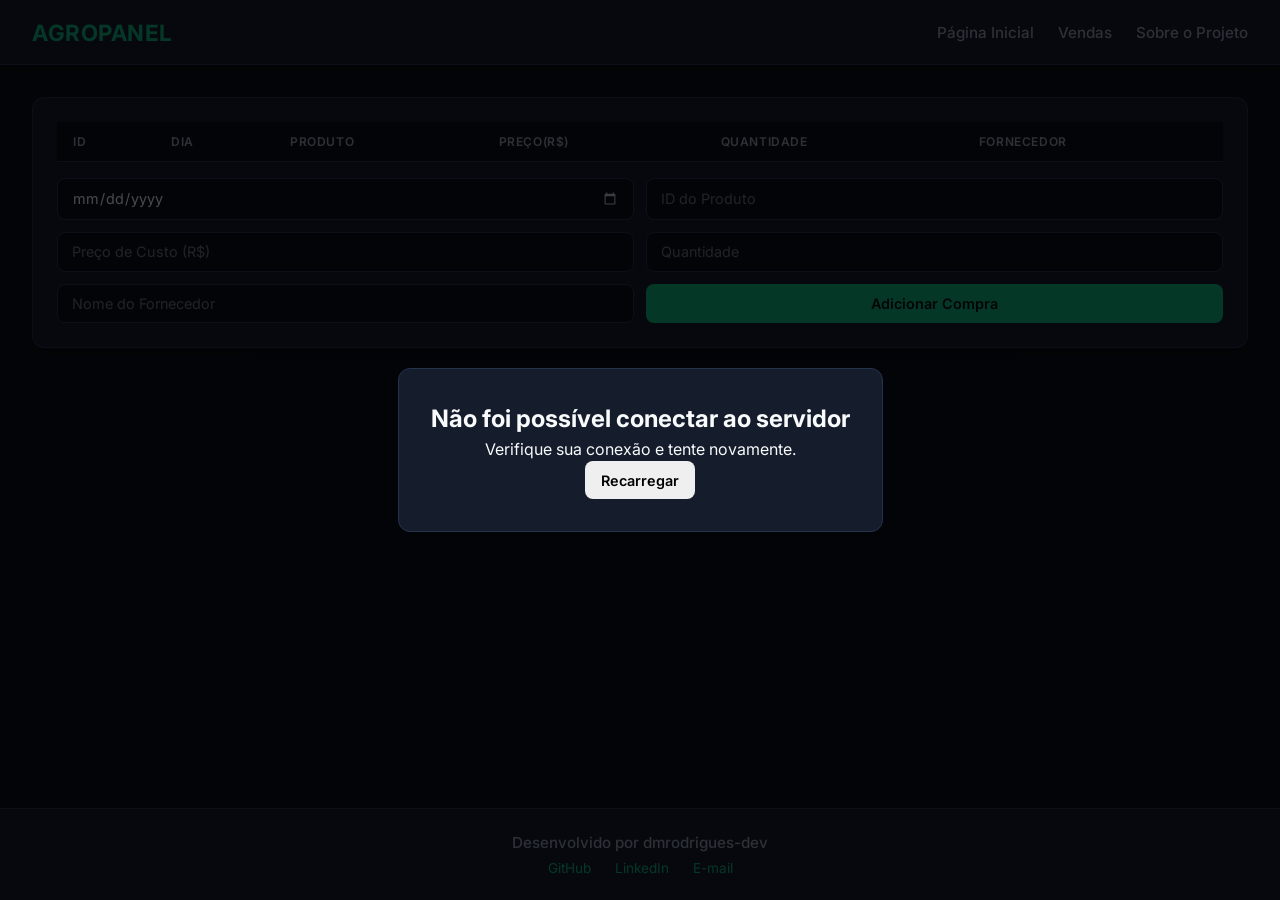
<file: frontend/compras.html>
<!DOCTYPE html>
<html lang="pt-BR">

<head>
    <meta charset="UTF-8">
    <meta name="viewport" content="width=device-width, initial-scale=1.0">
    <title>Compras - Agropanel</title>
    <script src="./javascript/config.js"></script>
    <link rel="preconnect" href="https://fonts.googleapis.com">
    <link rel="preconnect" href="https://fonts.gstatic.com" crossorigin>
    <link href="https://fonts.googleapis.com/css2?family=Inter:wght@400;500;600;700&display=swap" rel="stylesheet">
    <link rel="stylesheet" href="./css/style.css">
</head>

<body>

    <div id="loading-modal">
        <div id="loading">
            <h2>Preparando Agropanel...</h2>
            <p>O servidor pode levar até 1 minuto para iniciar.</p>
            <small>Ambiente demonstrativo hospedado em serviço gratuito.</small>
        </div>
    </div>

    <header>
        <h1>AGROPANEL</h1>
        <nav>
            <ul>
                <li><a href="./index.html">Página Inicial</a></li>
                <li><a href="./vendas.html">Vendas</a></li>
                <li><a href="./sobre.html">Sobre o Projeto</a></li>
            </ul>
        </nav>
    </header>

    <main>
        <section class="card">
            <div class="table-wrapper">
                <table id="table-compras"></table>
            </div>

            <div class="add-compra">
                <input type="date" name="dia" id="dia">
                <input type="number" name="produto" id="produto_id" placeholder="ID do Produto">
                <input type="number" name="preco" id="preco" placeholder="Preço de Custo (R$)">
                <input type="number" name="qtd" id="qtd" placeholder="Quantidade">
                <input type="text" name="fornecedor" id="fornecedor" placeholder="Nome do Fornecedor">

                <input type="button" value="Adicionar Compra" id="but-add-compra" onclick="add_compra()">
                <div id="update-delete-compra">
                    <input type="button" value="Alterar" onclick="upt_compra()">
                    <input type="button" value="Deletar" onclick="del_compra()">
                </div>
            </div>
        </section>
    </main>

    <footer>
        <h2>Desenvolvido por dmrodrigues-dev</h2>
        <ul>
            <li><a href="https://github.com/dmrodrigues-dev">GitHub</a></li>
            <li><a href="https://www.linkedin.com/in/davi-matos-rodrigues-057430268/">LinkedIn</a></li>
            <li><a href="mailto:davimatosrodrigues02@gmail.com">E-mail</a></li>
        </ul>
    </footer>

    <script src="javascript/compras.js"></script>
</body>

</html>
</file>
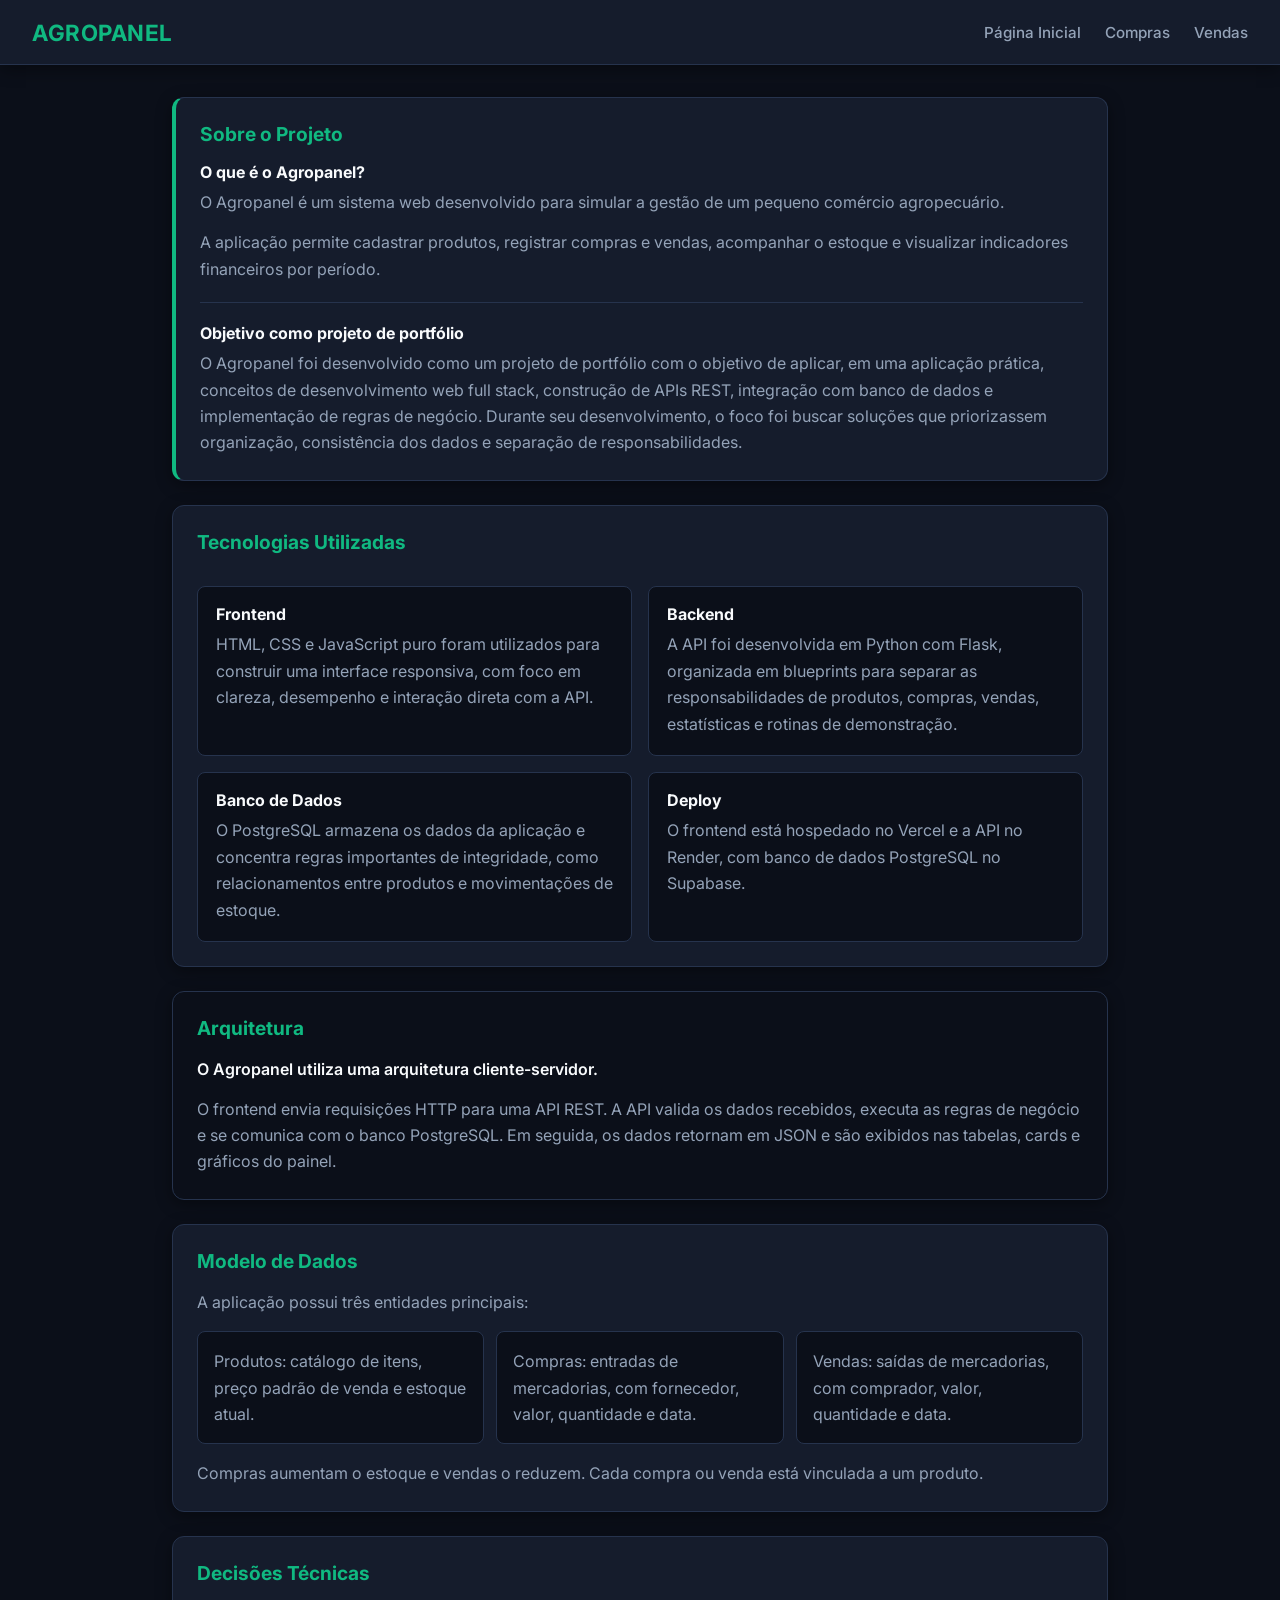
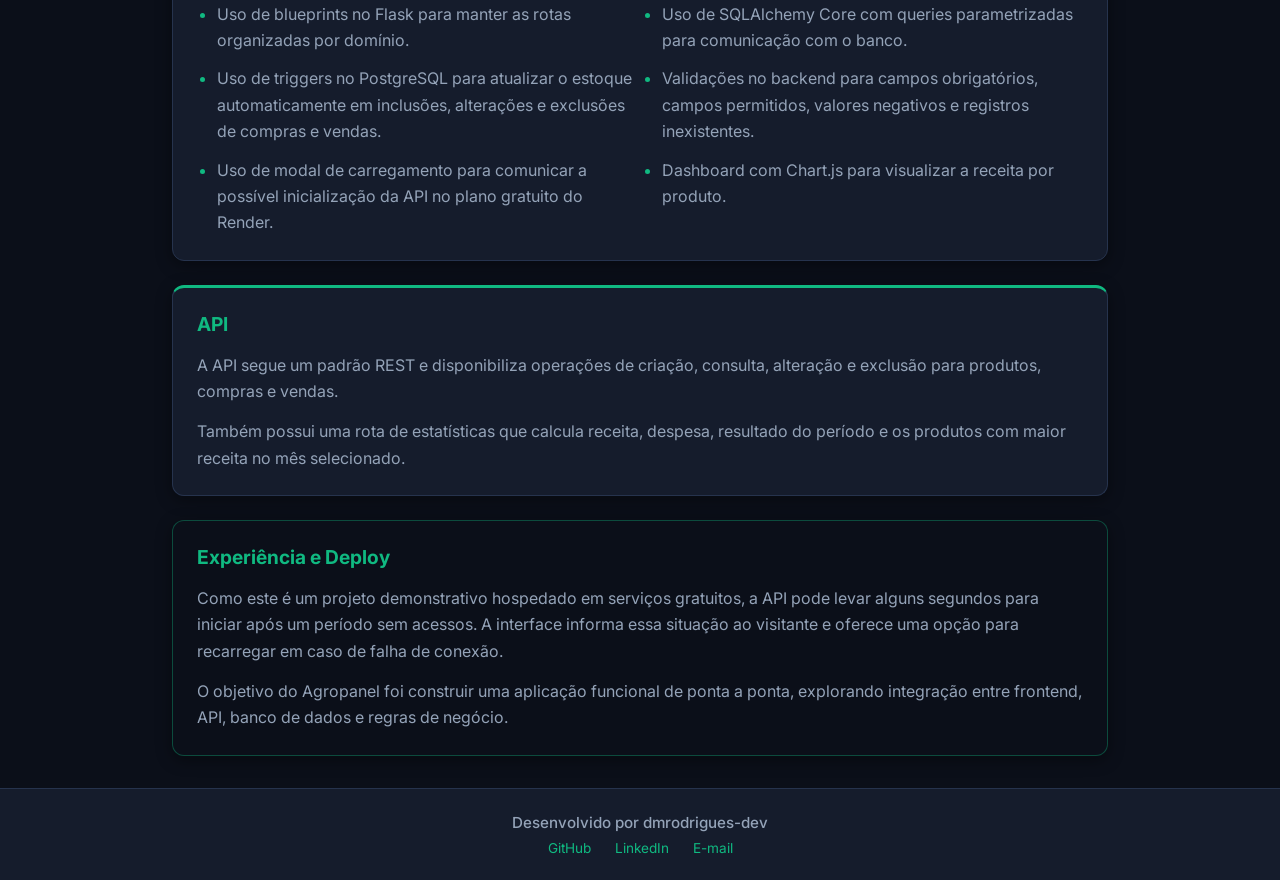
<file: frontend/sobre.html>
<!DOCTYPE html>
<html lang="pt-BR">

<head>
    <meta charset="UTF-8">
    <meta name="viewport" content="width=device-width, initial-scale=1.0">
    <title>Sobre - Agropanel</title>
    <link rel="preconnect" href="https://fonts.googleapis.com">
    <link rel="preconnect" href="https://fonts.gstatic.com" crossorigin>
    <link href="https://fonts.googleapis.com/css2?family=Inter:wght@400;500;600;700&display=swap" rel="stylesheet">
    <link rel="stylesheet" href="./css/style.css">
</head>

<body>

    <header>
        <h1>AGROPANEL</h1>
        <nav>
            <ul>
                <li><a href="./index.html">Página Inicial</a></li>
                <li><a href="./compras.html">Compras</a></li>
                <li><a href="./vendas.html">Vendas</a></li>
            </ul>
        </nav>
    </header>

    <main class="about-page">
        <section class="about-section about-intro" id="sobre-projeto">
            <h2>Sobre o Projeto</h2>
            <div class="about-intro-block">
                <h3>O que é o Agropanel?</h3>
                <p>O Agropanel é um sistema web desenvolvido para simular a gestão de um pequeno comércio agropecuário.
                </p>
                <p>A aplicação permite cadastrar produtos, registrar compras e vendas, acompanhar o estoque e visualizar
                    indicadores financeiros por período.</p>
            </div>
            <div class="about-intro-block">
                <h3>Objetivo como projeto de portfólio</h3>
                <p>O Agropanel foi desenvolvido como um projeto de portfólio com o
                    objetivo de aplicar, em uma aplicação prática, conceitos de
                    desenvolvimento web full stack, construção de APIs REST, integração
                    com banco de dados e implementação de regras de negócio. Durante
                    seu desenvolvimento, o foco foi buscar soluções que priorizassem
                    organização, consistência dos dados e separação de responsabilidades.</p>
            </div>
        </section>

        <section class="about-section" id="tecnologias">
            <h2>Tecnologias Utilizadas</h2>
            <div class="tech-card">
                <h3>Frontend</h3>
                <p>HTML, CSS e JavaScript puro foram utilizados para construir uma interface responsiva, com foco em
                    clareza, desempenho e interação direta com a API.</p>
            </div>
            <div class="tech-card">
                <h3>Backend</h3>
                <p>A API foi desenvolvida em Python com Flask, organizada em blueprints para separar as
                    responsabilidades de produtos, compras, vendas, estatísticas e rotinas de demonstração.</p>
            </div>
            <div class="tech-card">
                <h3>Banco de Dados</h3>
                <p>O PostgreSQL armazena os dados da aplicação e concentra regras importantes de integridade, como
                    relacionamentos entre produtos e movimentações de estoque.</p>
            </div>
            <div class="tech-card">
                <h3>Deploy</h3>
                <p>O frontend está hospedado no Vercel e a API no Render, com banco de dados PostgreSQL no Supabase.</p>
            </div>
        </section>

        <section class="about-section" id="arquitetura">
            <h2>Arquitetura</h2>
            <p>O Agropanel utiliza uma arquitetura cliente-servidor.</p>
            <p>O frontend envia requisições HTTP para uma API REST. A API valida os dados recebidos, executa as regras
                de negócio e se comunica com o banco PostgreSQL. Em seguida, os dados retornam em JSON e são exibidos
                nas tabelas, cards e gráficos do painel.</p>
        </section>

        <section class="about-section" id="modelo-dados">
            <h2>Modelo de Dados</h2>
            <p>A aplicação possui três entidades principais:</p>
            <ul class="data-model-list">
                <li>Produtos: catálogo de itens, preço padrão de venda e estoque atual.</li>
                <li>Compras: entradas de mercadorias, com fornecedor, valor, quantidade e data.</li>
                <li>Vendas: saídas de mercadorias, com comprador, valor, quantidade e data.</li>
            </ul>
            <p>Compras aumentam o estoque e vendas o reduzem. Cada compra ou venda está vinculada a um produto.</p>
        </section>

        <section class="about-section" id="decisoes-tecnicas">
            <h2>Decisões Técnicas</h2>
            <ul class="technical-list">
                <li>Uso de blueprints no Flask para manter as rotas organizadas por domínio.</li>
                <li>Uso de SQLAlchemy Core com queries parametrizadas para comunicação com o banco.</li>
                <li>Uso de triggers no PostgreSQL para atualizar o estoque automaticamente em inclusões, alterações e
                    exclusões de compras e vendas.</li>
                <li>Validações no backend para campos obrigatórios, campos permitidos, valores negativos e registros
                    inexistentes.</li>
                <li>Uso de modal de carregamento para comunicar a possível inicialização da API no plano gratuito do
                    Render.</li>
                <li>Dashboard com Chart.js para visualizar a receita por produto.</li>
            </ul>
        </section>

        <section class="about-section" id="api">
            <h2>API</h2>
            <p>A API segue um padrão REST e disponibiliza operações de criação, consulta, alteração e exclusão para
                produtos, compras e vendas.</p>
            <p>Também possui uma rota de estatísticas que calcula receita, despesa,
                resultado do período e os produtos com maior receita no mês selecionado.</p>
        </section>

        <section class="about-section about-deploy" id="experiencia-deploy">
            <h2>Experiência e Deploy </h2>
            <p>Como este é um projeto demonstrativo hospedado em serviços gratuitos, a API pode levar alguns segundos
                para iniciar após um período sem acessos. A interface informa essa situação ao visitante e oferece uma
                opção para recarregar em caso de falha de conexão.</p>
            <p>O objetivo do Agropanel foi construir uma
                aplicação funcional de ponta a ponta, explorando integração entre frontend, API, banco de dados e regras
                de negócio.</p>
        </section>
    </main>

    <footer>
        <h2>Desenvolvido por dmrodrigues-dev</h2>
        <ul>
            <li><a href="https://github.com/dmrodrigues-dev">GitHub</a></li>
            <li><a href="https://www.linkedin.com/in/davi-matos-rodrigues-057430268/">LinkedIn</a></li>
            <li><a href="mailto:davimatosrodrigues02@gmail.com">E-mail</a></li>
        </ul>
    </footer>

</body>

</html>
</file>
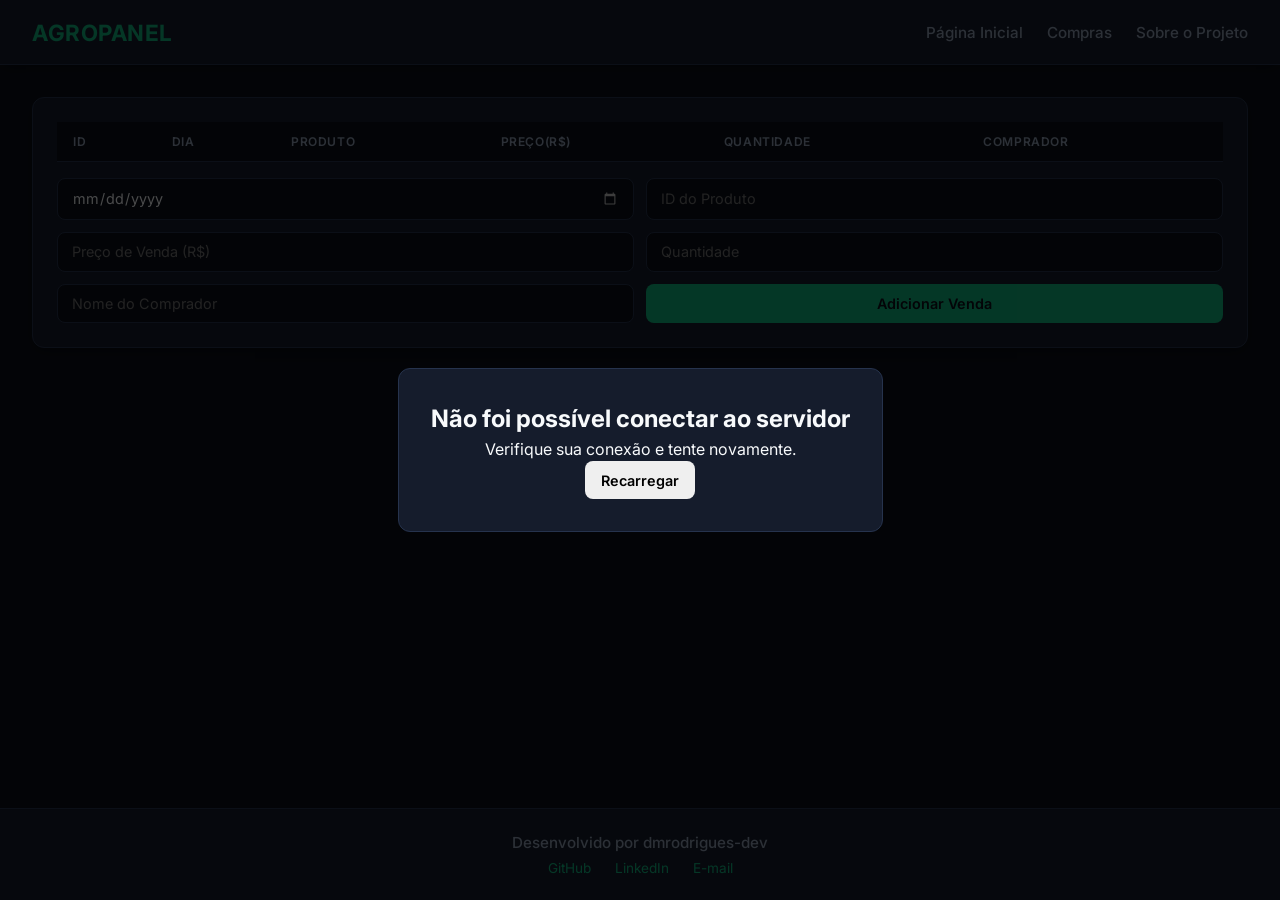
<file: frontend/vendas.html>
<!DOCTYPE html>
<html lang="pt-BR">

<head>
    <meta charset="UTF-8">
    <meta name="viewport" content="width=device-width, initial-scale=1.0">
    <title>Vendas - Agropanel</title>
    <script src="./javascript/config.js"></script>
    <link rel="preconnect" href="https://fonts.googleapis.com">
    <link rel="preconnect" href="https://fonts.gstatic.com" crossorigin>
    <link href="https://fonts.googleapis.com/css2?family=Inter:wght@400;500;600;700&display=swap" rel="stylesheet">
    <link rel="stylesheet" href="./css/style.css">
</head>

<body>

    <div id="loading-modal">
        <div id="loading">
            <h2>Preparando Agropanel...</h2>
            <p>O servidor pode levar até 1 minuto para iniciar.</p>
            <small>Ambiente demonstrativo hospedado em serviço gratuito.</small>
        </div>
    </div>

    <header>
        <h1>AGROPANEL</h1>
        <nav>
            <ul>
                <li><a href="./index.html">Página Inicial</a></li>
                <li><a href="./compras.html">Compras</a></li>
                <li><a href="./sobre.html">Sobre o Projeto</a></li>
            </ul>
        </nav>
    </header>

    <main>
        <section class="card">
            <div class="table-wrapper">
                <table id="table-vendas"></table>
            </div>

            <div class="add-venda">
                <input type="date" name="dia" id="dia">
                <input type="number" name="produto" id="produto_id" placeholder="ID do Produto">
                <input type="number" name="preco" id="preco" placeholder="Preço de Venda (R$)">
                <input type="number" name="qtd" id="qtd" placeholder="Quantidade">
                <input type="text" name="comprador" id="comprador" placeholder="Nome do Comprador">

                <input type="button" value="Adicionar Venda" id="but-add-venda" onclick="add_venda()">
                <div id="update-delete-venda">
                    <input type="button" value="Alterar" onclick="upt_venda()">
                    <input type="button" value="Deletar" onclick="del_venda()">
                </div>
            </div>
        </section>
    </main>

    <footer>
        <h2>Desenvolvido por dmrodrigues-dev</h2>
        <ul>
            <li><a href="https://github.com/dmrodrigues-dev">GitHub</a></li>
            <li><a href="https://www.linkedin.com/in/davi-matos-rodrigues-057430268/">LinkedIn</a></li>
            <li><a href="mailto:davimatosrodrigues02@gmail.com">E-mail</a></li>
        </ul>
    </footer>

    <script src="javascript/vendas.js"></script>
</body>

</html>
</file>
<file: frontend/css/style.css>
@import url("https://fonts.googleapis.com/css2?family=Inter:wght@400;500;600;700&display=swap");

:root {
  --primary: #10b981;
  --primary-hover: #34d399;
  --primary-light: rgba(16, 185, 129, 0.15);
  --bg-main: #0b0f19;
  --card-bg: #151c2c;
  --text-dark: #f8fafc;
  --text-muted: #94a3b8;
  --border: #26334d;
  --danger: #f87171;
  --danger-hover: #ef4444;
  --warning: #f59e0b;
  --shadow: 0 4px 16px rgba(0, 0, 0, 0.4);
  --radius: 12px;
}

* {
  margin: 0;
  padding: 0;
  box-sizing: border-box;
  font-family: "Inter", sans-serif;
}

body {
  display: flex;
  flex-direction: column;
  min-height: 100vh;
  background-color: var(--bg-main);
  color: var(--text-dark);
}

/* Header */
header {
  height: 65px;
  width: 100%;
  padding: 0 2rem;
  display: flex;
  align-items: center;
  justify-content: space-between;
  background-color: var(--card-bg);
  border-bottom: 1px solid var(--border);
  box-shadow: var(--shadow);
}

header h1 {
  font-size: 1.4rem;
  font-weight: 700;
  color: var(--primary);
  letter-spacing: 0.5px;
}

header nav ul {
  display: flex;
  gap: 1.5rem;
  list-style: none;
}

header a {
  text-decoration: none;
  font-size: 0.95rem;
  font-weight: 500;
  color: var(--text-muted);
  transition: color 0.2s ease;
}

header a:hover {
  color: var(--primary);
}

/* Main Layout */
main {
  flex: 1;
  padding: 2rem;
  max-width: 1400px;
  width: 100%;
  margin: 0 auto;
}

.main-home {
  display: grid;
  grid-template-columns: 420px 1fr;
  gap: 2rem;
  align-items: start;
}

/* Cards & Layout Containers */
.card,
.aside,
.dashboards {
  background-color: var(--card-bg);
  border: 1px solid var(--border);
  border-radius: var(--radius);
  padding: 1.5rem;
  box-shadow: var(--shadow);
}

/* Compacta os espaçamentos internos e fonte da tabela do aside */
.aside th,
.aside td {
  padding: 0.6rem 0.3rem;
  font-size: 0.82rem;
}

/* Garante que a tabela respeite a largura do container */
.aside table {
  width: 100%;
  word-break: break-word;
}

.dashboards {
  display: flex;
  flex-direction: column;
  gap: 1.5rem;
}

/* Inputs & Form Styling */
.form-group,
#add-produto {
  display: flex;
  flex-direction: column;
  gap: 0.75rem;
  margin-top: 1rem;
}

.add-venda,
.add-compra {
  display: grid;
  grid-template-columns: repeat(2, 1fr);
  gap: 0.75rem;
  margin-top: 1rem;
}

input[type="text"],
input[type="number"],
input[type="date"],
input[type="month"] {
  width: 100%;
  padding: 0.65rem 0.85rem;
  background-color: var(--bg-main);
  color: var(--text-dark);
  border: 1px solid var(--border);
  border-radius: 8px;
  font-size: 0.9rem;
  outline: none;
  transition:
    border-color 0.2s ease,
    box-shadow 0.2s ease;
}

/* Ajuste nos ícones nativos de calendário/mês para o tema escuro */
input[type="date"]::-webkit-calendar-picker-indicator,
input[type="month"]::-webkit-calendar-picker-indicator {
  filter: invert(0.8);
}

input:focus {
  border-color: var(--primary);
  box-shadow: 0 0 0 3px rgba(16, 185, 129, 0.25);
}

/* Buttons */
input[type="button"],
button {
  padding: 0.65rem 1rem;
  border-radius: 8px;
  border: none;
  font-weight: 600;
  font-size: 0.9rem;
  cursor: pointer;
  transition: all 0.2s ease;
}

#but-add-produto,
#but-add-venda,
#but-add-compra {
  background-color: var(--primary);
  color: #0b0f19;
}

#but-add-produto:hover,
#but-add-venda:hover,
#but-add-compra:hover {
  background-color: var(--primary-hover);
}

#update-delete-produto,
#update-delete-venda,
#update-delete-compra {
  display: none;
  gap: 0.5rem;
}

#update-delete-produto input[value="Alterar"],
#update-delete-venda input[value="Alterar"],
#update-delete-compra input[value="Alterar"] {
  background-color: var(--warning);
  color: #0b0f19;
  flex: 1;
}

#update-delete-produto input[value="Deletar"],
#update-delete-venda input[value="Deletar"],
#update-delete-compra input[value="Deletar"] {
  background-color: var(--danger);
  color: #0b0f19;
  flex: 1;
}

/* Tables */
table {
  width: 100%;
  border-collapse: collapse;
  margin-bottom: 1rem;
}

.table-wrapper {
  width: 100%;
}

.table-wrapper table {
  margin-bottom: 0;
}

th,
td {
  padding: 0.75rem 1rem;
  text-align: left;
  border-bottom: 1px solid var(--border);
  font-size: 0.9rem;
}

th {
  background-color: var(--bg-main);
  color: var(--text-muted);
  font-weight: 600;
  text-transform: uppercase;
  font-size: 0.75rem;
  letter-spacing: 0.05em;
}

tr:hover td {
  background-color: var(--primary-light);
  cursor: pointer;
}

/* Statistics Cards */
.statistic-cards {
  display: grid;
  grid-template-columns: repeat(3, 1fr);
  gap: 1rem;
  width: 100%;
}

.small-card {
  background-color: var(--bg-main);
  border: 1px solid var(--border);
  border-radius: 8px;
  padding: 1.25rem;
  text-align: left;
}

.small-card h2 {
  font-size: 0.85rem;
  color: var(--text-muted);
  text-transform: uppercase;
  margin-bottom: 0.5rem;
}

.small-card p {
  font-size: 1.5rem;
  font-weight: 700;
  color: var(--text-dark);
}

#lucro p {
  color: var(--primary);
}
#despesa p {
  color: var(--danger);
}

/* Chart Area */
canvas {
  max-height: 350px !important;
  width: 100% !important;
}

/* Footer */
footer {
  padding: 1.5rem 2rem;
  background-color: var(--card-bg);
  border-top: 1px solid var(--border);
  text-align: center;
  font-size: 0.85rem;
  color: var(--text-muted);
}

footer h2 {
  font-size: 0.95rem;
  font-weight: 500;
  margin-bottom: 0.5rem;
}

footer ul {
  display: flex;
  justify-content: center;
  gap: 1.5rem;
  list-style: none;
}

footer a {
  color: var(--primary);
  text-decoration: none;
}

footer a:hover {
  text-decoration: underline;
}

/* Responsive */
@media (max-width: 900px) {
  .main-home {
    grid-template-columns: 1fr;
  }
  .statistic-cards {
    grid-template-columns: 1fr;
  }
}

@media (max-width: 700px) {
  body {
    width: 100%;
    overflow-x: hidden;
  }

  header {
    width: 100%;
    height: auto;
    min-height: 65px;
    padding: 1rem;
    flex-direction: column;
    align-items: flex-start;
    gap: 0.75rem;
  }

  header nav,
  header nav ul {
    width: 100%;
  }

  header nav ul {
    flex-wrap: wrap;
    gap: 0.6rem 1rem;
  }

  header a {
    font-size: 0.9rem;
  }

  main {
    width: 100%;
    min-width: 0;
    padding: 1.25rem;
  }

  .main-home,
  .card,
  .aside,
  .dashboards {
    min-width: 0;
  }

  .card,
  .aside,
  .dashboards {
    padding: 1rem;
  }

  .add-venda,
  .add-compra {
    grid-template-columns: 1fr;
  }

  .table-wrapper {
    overflow: hidden;
  }

  .table-wrapper table,
  .aside .table-wrapper table {
    width: 100%;
    min-width: 0;
    table-layout: fixed;
  }

  .table-wrapper th,
  .table-wrapper td {
    padding: 0.45rem 0.25rem;
    font-size: 0.68rem;
    white-space: normal;
    overflow-wrap: anywhere;
    word-break: break-word;
  }

  footer {
    width: 100%;
    padding: 1.25rem 1rem;
  }

  footer ul {
    flex-wrap: wrap;
    gap: 0.6rem 1rem;
  }
}

#loading-modal {
  position: fixed;
  top: 0;
  left: 0;
  width: 100%;
  height: 100%;
  background-color: rgba(0, 0, 0, 0.7);
  display: flex;
  justify-content: center;
  align-items: center;
  z-index: 9999;
  line-height: 1.5;
}

#loading {
  background-color: var(--card-bg);
  border: 1px solid var(--border);
  border-radius: var(--radius);
  padding: 2rem;
  text-align: center;
}

/* About page */
.about-page {
  max-width: 1000px;
  display: flex;
  flex-direction: column;
  gap: 1.5rem;
}

.about-section {
  padding: 1.5rem;
  background-color: var(--card-bg);
  border: 1px solid var(--border);
  border-radius: var(--radius);
  box-shadow: var(--shadow);
}

.about-section h2 {
  margin-bottom: 1rem;
  color: var(--primary);
  font-size: 1.2rem;
}

.about-section h3 {
  margin-bottom: 0.45rem;
  color: var(--text-dark);
  font-size: 1rem;
}

.about-section p,
.about-section li {
  color: var(--text-muted);
  line-height: 1.65;
}

.about-section p + p {
  margin-top: 0.85rem;
}

.about-intro {
  border-left: 4px solid var(--primary);
}

.about-intro-block + .about-intro-block {
  margin-top: 1.25rem;
  padding-top: 1.25rem;
  border-top: 1px solid var(--border);
}

#tecnologias {
  display: grid;
  grid-template-columns: repeat(2, minmax(0, 1fr));
  gap: 1rem;
}

#tecnologias h2 {
  grid-column: 1 / -1;
}

.tech-card {
  padding: 1.1rem;
  background-color: var(--bg-main);
  border: 1px solid var(--border);
  border-radius: 8px;
}

.tech-card:hover {
  border-color: var(--primary);
}

#arquitetura {
  background-color: var(--bg-main);
}

#arquitetura p:first-of-type {
  margin-bottom: 0.75rem;
  color: var(--text-dark);
  font-weight: 600;
}

.data-model-list {
  display: grid;
  grid-template-columns: repeat(3, minmax(0, 1fr));
  gap: 0.75rem;
  margin: 1rem 0;
  list-style: none;
}

.data-model-list li {
  padding: 1rem;
  background-color: var(--bg-main);
  border: 1px solid var(--border);
  border-radius: 8px;
}

.technical-list {
  display: grid;
  grid-template-columns: repeat(2, minmax(0, 1fr));
  gap: 0.75rem 1.5rem;
  padding-left: 1.25rem;
}

.technical-list li::marker {
  color: var(--primary);
}

#api {
  border-top: 3px solid var(--primary);
}

.about-deploy {
  background-color: var(--bg-main);
  border-color: rgba(16, 185, 129, 0.35);
}

@media (max-width: 700px) {
  #tecnologias,
  .data-model-list,
  .technical-list {
    grid-template-columns: 1fr;
  }

  .about-section {
    padding: 1.25rem;
  }
}
</file>
